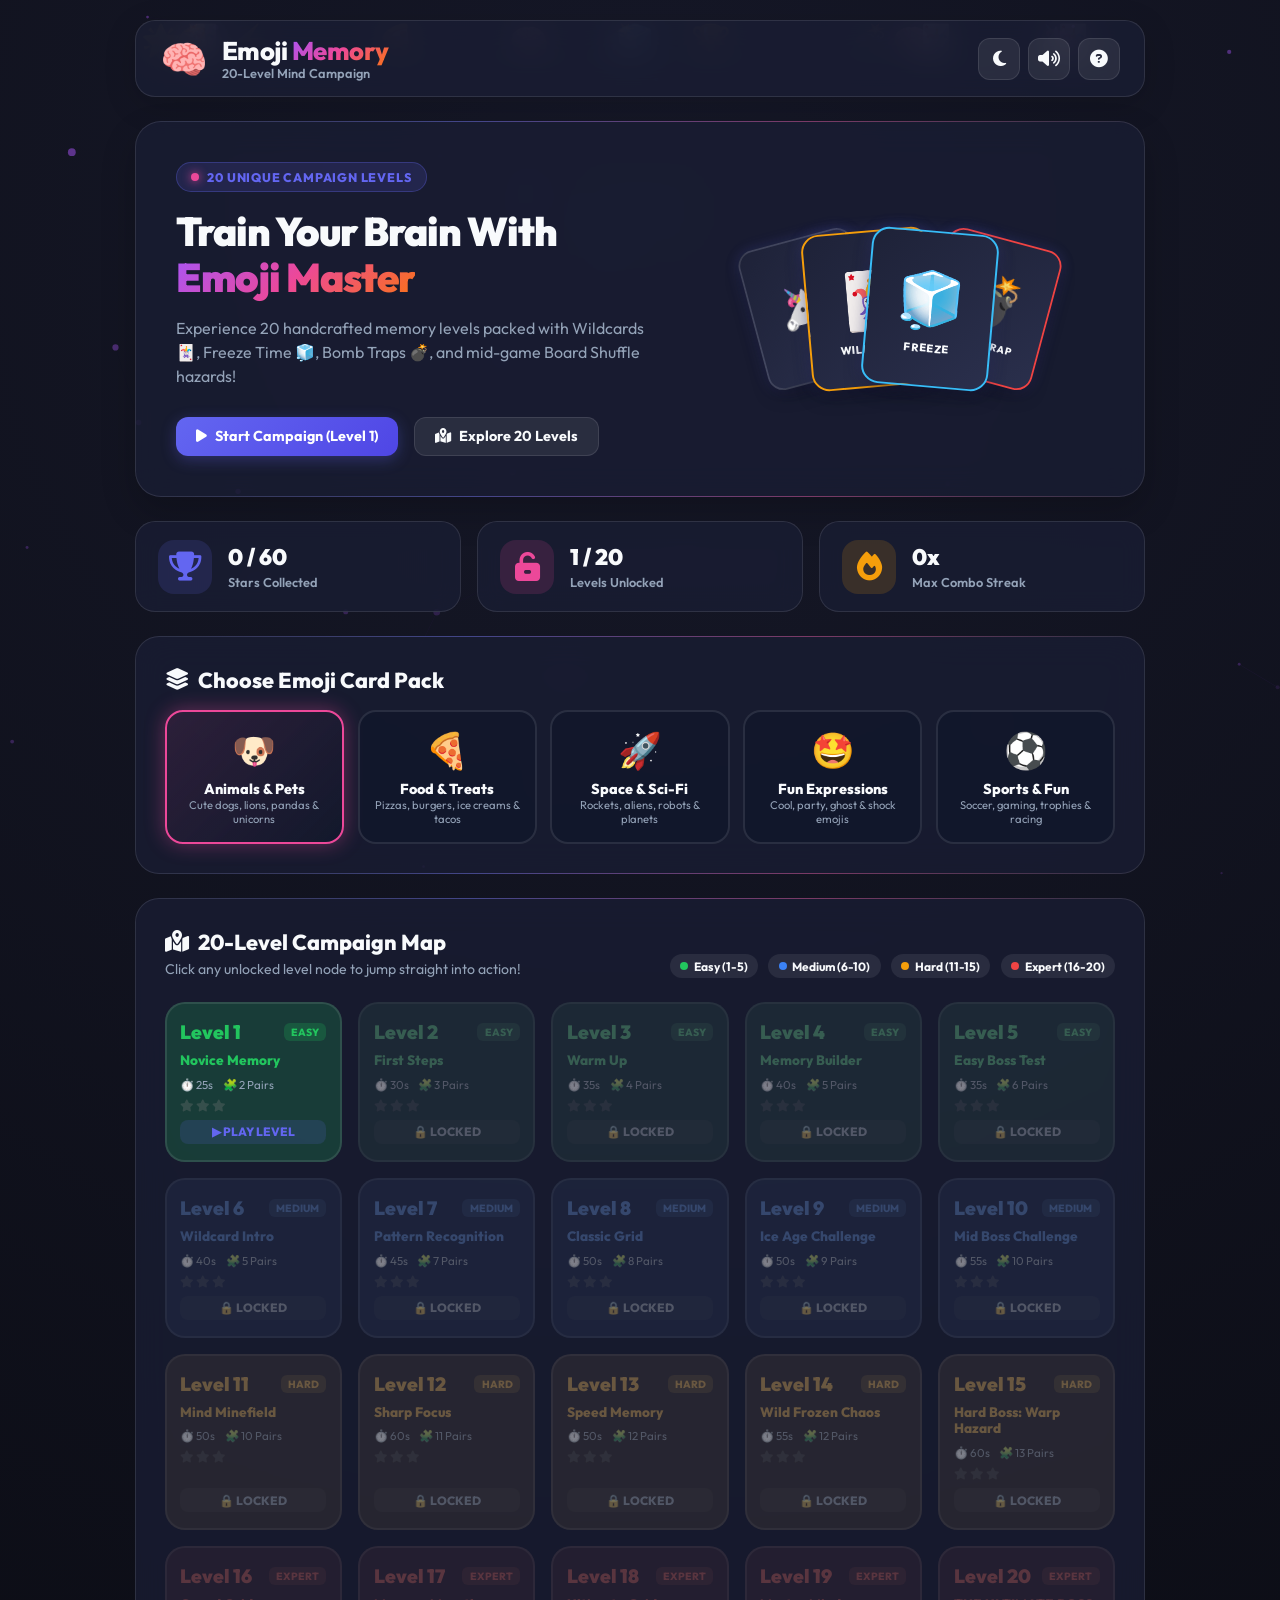
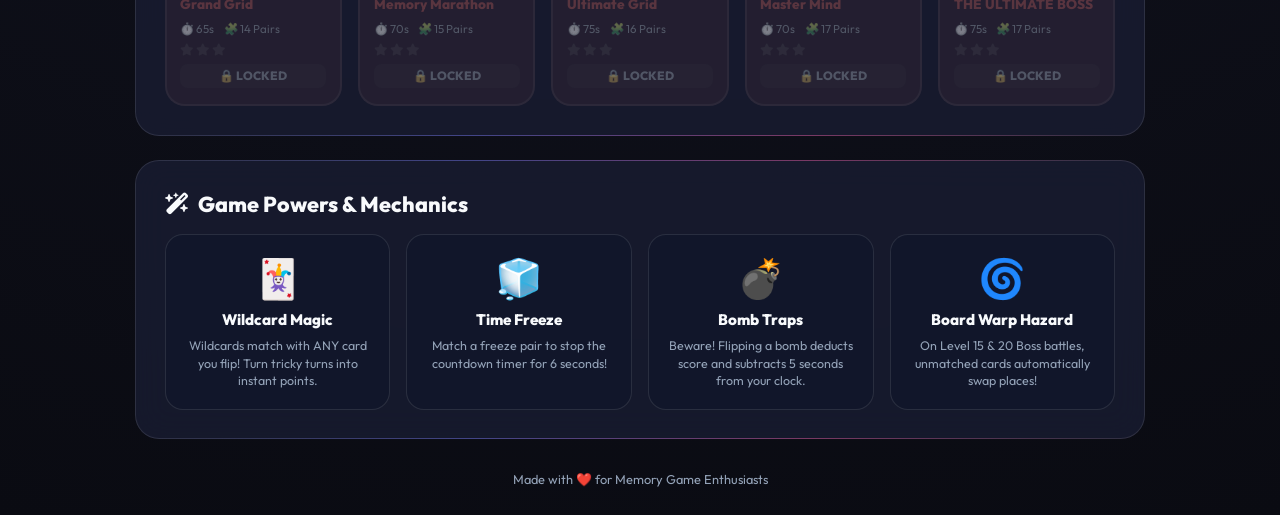
<file: EmojiMemoryMasterGame/index.html>
<!DOCTYPE html>
<html lang="en">
<head>
  <meta charset="UTF-8" />
  <meta name="viewport" content="width=device-width, initial-scale=1.0" />
  <title>Emoji Memory Master - 20 Level Campaign</title>
  <!-- Google Fonts -->
  <link rel="preconnect" href="https://fonts.googleapis.com" />
  <link rel="preconnect" href="https://fonts.gstatic.com" crossorigin />
  <link href="https://fonts.googleapis.com/css2?family=Outfit:wght@300;400;500;600;700;800;900&display=swap" rel="stylesheet" />
  <!-- Font Awesome Icons -->
  <link rel="stylesheet" href="https://cdnjs.cloudflare.com/ajax/libs/font-awesome/6.4.0/css/all.min.css" />
  <!-- Game Stylesheet -->
  <link rel="stylesheet" href="style.css" />
</head>
<body class="dark-mode">
  <!-- Interactive Particle Background Canvas -->
  <canvas id="bg-canvas"></canvas>

  <div class="app-wrapper">
  <!-- ===================================================================
         VIEW 1: LANDING / HOME VIEW (ULTRA ANIMATED)
         =================================================================== -->
    <div id="home-view" class="view active">
      <!-- Floating Background Emoji Orbs -->
      <div class="floating-orbs-container" id="orbs-container"></div>

      <!-- Top Navigation Header -->
      <header class="home-header">
        <div class="logo-container">
          <span class="logo-emoji">🧠</span>
          <div>
            <h1 class="logo-title">Emoji <span class="gradient-text rainbow-text">Memory</span></h1>
            <p class="logo-subtitle">20-Level Mind Campaign</p>
          </div>
        </div>

        <div class="header-controls">
          <button id="home-dark-light-toggle" class="btn-icon" title="Toggle Light / Dark Mode">
            <i class="fa-solid fa-moon"></i>
          </button>
          <button id="home-sound-btn" class="btn-icon" title="Toggle Sound">
            <i class="fa-solid fa-volume-high"></i>
          </button>
          <button id="home-help-btn" class="btn-icon" title="How to Play">
            <i class="fa-solid fa-circle-question"></i>
          </button>
        </div>
      </header>

      <!-- Hero Section with Glowing Border Sweep -->
      <section class="hero-section glow-border-card">
        <div class="hero-content">
          <div class="hero-badge">
            <span class="pulse-dot"></span> 20 UNIQUE CAMPAIGN LEVELS
          </div>
          <h1 class="hero-headline">Train Your Brain With <span class="gradient-text rainbow-text">Emoji Master</span></h1>
          <p class="hero-description">
            Experience 20 handcrafted memory levels packed with Wildcards 🃏, Freeze Time 🧊, Bomb Traps 💣, and mid-game Board Shuffle hazards!
          </p>

          <div class="hero-ctas">
            <button id="start-campaign-btn" class="btn btn-primary btn-hero btn-pulse">
              <i class="fa-solid fa-play"></i> Start Campaign (Level 1)
            </button>
            <button id="scroll-levels-btn" class="btn btn-secondary btn-hero">
              <i class="fa-solid fa-map-location-dot"></i> Explore 20 Levels
            </button>
          </div>
        </div>

        <!-- 3D Interactive Card Showcase Reel -->
        <div class="hero-showcase" id="hero-tilt-card">
          <div class="showcase-card showcase-card-1">
            <div class="sc-face">🦄</div>
          </div>
          <div class="showcase-card showcase-card-2">
            <div class="sc-face">🃏</div>
            <span class="sc-label">WILDCARD</span>
          </div>
          <div class="showcase-card showcase-card-3">
            <div class="sc-face">🧊</div>
            <span class="sc-label">FREEZE</span>
          </div>
          <div class="showcase-card showcase-card-4">
            <div class="sc-face">💣</div>
            <span class="sc-label">BOMB TRAP</span>
          </div>
        </div>
      </section>

      <!-- Stats Quick Overview -->
      <section class="home-stats-banner">
        <div class="h-stat-item animated-card">
          <i class="fa-solid fa-trophy h-stat-icon"></i>
          <div>
            <span id="home-total-stars" class="h-stat-val">0 / 60</span>
            <span class="h-stat-lbl">Stars Collected</span>
          </div>
        </div>
        <div class="h-stat-item animated-card">
          <i class="fa-solid fa-unlock-keyhole h-stat-icon"></i>
          <div>
            <span id="home-unlocked-count" class="h-stat-val">1 / 20</span>
            <span class="h-stat-lbl">Levels Unlocked</span>
          </div>
        </div>
        <div class="h-stat-item animated-card">
          <i class="fa-solid fa-fire h-stat-icon"></i>
          <div>
            <span id="home-best-streak" class="h-stat-val">0x</span>
            <span class="h-stat-lbl">Max Combo Streak</span>
          </div>
        </div>
      </section>

      <!-- Level Pack / Theme Selector -->
      <section class="pack-selector-section glow-border-card">
        <h2 class="section-title"><i class="fa-solid fa-layer-group"></i> Choose Emoji Card Pack</h2>
        <div class="pack-grid">
          <div class="pack-card active" data-pack="animals">
            <span class="pack-emoji">🐶</span>
            <div class="pack-info">
              <h3>Animals & Pets</h3>
              <p>Cute dogs, lions, pandas & unicorns</p>
            </div>
          </div>
          <div class="pack-card" data-pack="food">
            <span class="pack-emoji">🍕</span>
            <div class="pack-info">
              <h3>Food & Treats</h3>
              <p>Pizzas, burgers, ice creams & tacos</p>
            </div>
          </div>
          <div class="pack-card" data-pack="scifi">
            <span class="pack-emoji">🚀</span>
            <div class="pack-info">
              <h3>Space & Sci-Fi</h3>
              <p>Rockets, aliens, robots & planets</p>
            </div>
          </div>
          <div class="pack-card" data-pack="emotions">
            <span class="pack-emoji">🤩</span>
            <div class="pack-info">
              <h3>Fun Expressions</h3>
              <p>Cool, party, ghost & shock emojis</p>
            </div>
          </div>
          <div class="pack-card" data-pack="sports">
            <span class="pack-emoji">⚽</span>
            <div class="pack-info">
              <h3>Sports & Fun</h3>
              <p>Soccer, gaming, trophies & racing</p>
            </div>
          </div>
        </div>
      </section>

      <!-- 20 Level Campaign Map Section -->
      <section id="campaign-map-section" class="campaign-map-section glow-border-card">
        <div class="section-header-row">
          <div>
            <h2 class="section-title"><i class="fa-solid fa-map-location-dot"></i> 20-Level Campaign Map</h2>
            <p class="section-subtitle">Click any unlocked level node to jump straight into action!</p>
          </div>
          <div class="tier-legend-inline">
            <span class="legend-chip easy"><span class="chip-dot"></span> Easy (1-5)</span>
            <span class="legend-chip medium"><span class="chip-dot"></span> Medium (6-10)</span>
            <span class="legend-chip hard"><span class="chip-dot"></span> Hard (11-15)</span>
            <span class="legend-chip expert"><span class="chip-dot"></span> Expert (16-20)</span>
          </div>
        </div>

        <!-- 20 Interactive Level Cards Container -->
        <div id="home-level-nodes-grid" class="home-level-grid"></div>
      </section>

      <!-- Features Showcase Section -->
      <section class="features-section glow-border-card">
        <h2 class="section-title"><i class="fa-solid fa-wand-magic-sparkles"></i> Game Powers & Mechanics</h2>
        <div class="features-grid">
          <div class="feature-card">
            <span class="feature-icon">🃏</span>
            <h3>Wildcard Magic</h3>
            <p>Wildcards match with ANY card you flip! Turn tricky turns into instant points.</p>
          </div>
          <div class="feature-card">
            <span class="feature-icon">🧊</span>
            <h3>Time Freeze</h3>
            <p>Match a freeze pair to stop the countdown timer for 6 seconds!</p>
          </div>
          <div class="feature-card">
            <span class="feature-icon">💣</span>
            <h3>Bomb Traps</h3>
            <p>Beware! Flipping a bomb deducts score and subtracts 5 seconds from your clock.</p>
          </div>
          <div class="feature-card">
            <span class="feature-icon">🌀</span>
            <h3>Board Warp Hazard</h3>
            <p>On Level 15 & 20 Boss battles, unmatched cards automatically swap places!</p>
          </div>
        </div>
      </section>

      <!-- Home Footer -->
      <footer class="game-footer">
        <p>Made with ❤️ for Memory Game Enthusiasts</p>
      </footer>
    </div>


    <!-- ===================================================================
         VIEW 2: GAMEPLAY ARENA VIEW
         =================================================================== -->
    <div id="game-view" class="view">
      <!-- Game Top Header Navigation -->
      <header class="main-header">
        <button id="back-to-home-btn" class="btn btn-secondary btn-sm" title="Return to Home Landing">
          <i class="fa-solid fa-house"></i> Home
        </button>

        <div class="logo-container">
          <span class="logo-emoji">🧠</span>
          <div>
            <h1 class="logo-title">Emoji <span class="gradient-text">Memory</span></h1>
            <p class="logo-subtitle">Level Arena</p>
          </div>
        </div>

        <div class="header-controls">
          <button id="game-dark-light-toggle" class="btn-icon" title="Toggle Light / Dark Mode">
            <i class="fa-solid fa-moon"></i>
          </button>
          <button id="game-sound-btn" class="btn-icon" title="Toggle Sound">
            <i class="fa-solid fa-volume-high"></i>
          </button>
          <button id="game-help-btn" class="btn-icon" title="How to Play">
            <i class="fa-solid fa-circle-question"></i>
          </button>
        </div>
      </header>

      <!-- Campaign Progress Bar -->
      <section class="campaign-bar">
        <div class="level-badge">
          <span class="level-label">LEVEL</span>
          <span id="current-level-num" class="level-number">1</span>
          <span id="level-tier-badge" class="tier-tag tier-easy">EASY</span>
        </div>

        <div class="progress-container">
          <div class="progress-info">
            <span id="level-title-text">Level 1: Novice Memory</span>
            <span id="campaign-progress-text">1 / 20 Completed</span>
          </div>
          <div class="progress-bar-bg">
            <div id="campaign-progress-fill" class="progress-bar-fill" style="width: 5%;"></div>
          </div>
        </div>

        <button id="game-map-btn" class="btn btn-secondary btn-sm">
          <i class="fa-solid fa-map-location-dot"></i> Map
        </button>
      </section>

      <!-- Top Dashboard / Stats Bar -->
      <section class="dashboard">
        <div class="stat-card">
          <div class="stat-icon"><i class="fa-solid fa-stopwatch"></i></div>
          <div class="stat-info">
            <span class="stat-label">Time</span>
            <span id="stat-time" class="stat-value">00:00</span>
          </div>
        </div>

        <div class="stat-card">
          <div class="stat-icon"><i class="fa-solid fa-arrows-rotate"></i></div>
          <div class="stat-info">
            <span class="stat-label">Moves</span>
            <span id="stat-moves" class="stat-value">0</span>
          </div>
        </div>

        <div class="stat-card">
          <div class="stat-icon"><i class="fa-solid fa-star"></i></div>
          <div class="stat-info">
            <span class="stat-label">Score</span>
            <span id="stat-score" class="stat-value">0</span>
          </div>
        </div>

        <div class="stat-card">
          <div class="stat-icon"><i class="fa-solid fa-trophy"></i></div>
          <div class="stat-info">
            <span class="stat-label">Total Stars</span>
            <span id="stat-total-stars" class="stat-value">0 / 60</span>
          </div>
        </div>
      </section>

      <!-- Controls Bar & Power-Ups -->
      <section class="controls-bar">
        <div class="control-group">
          <label for="game-category-select"><i class="fa-solid fa-layer-group"></i> Card Pack</label>
          <select id="game-category-select" class="custom-select">
            <option value="animals">🐶 Animals</option>
            <option value="food">🍕 Food & Treats</option>
            <option value="scifi">🚀 Space & Sci-Fi</option>
            <option value="emotions">🤩 Expressions</option>
            <option value="sports">⚽ Sports & Fun</option>
          </select>
        </div>

        <div class="powerups-group">
          <button id="powerup-peek" class="btn-powerup" title="Peek all cards for 1.5 seconds">
            <span class="powerup-icon">👁️</span> Peek
            <span id="peek-count" class="badge">1</span>
          </button>
          <button id="powerup-hint" class="btn-powerup" title="Highlight a matching pair">
            <span class="powerup-icon">💡</span> Hint
            <span id="hint-count" class="badge">1</span>
          </button>
          <div id="combo-badge" class="combo-badge hidden">
            🔥 <span id="combo-text">2x Combo!</span>
          </div>
          <div id="freeze-indicator" class="freeze-badge hidden">
            🧊 <span id="freeze-text">FROZEN TIME!</span>
          </div>
        </div>

        <div class="button-group">
          <button id="restart-btn" class="btn btn-primary">
            <i class="fa-solid fa-rotate-right"></i> Retry Level
          </button>
        </div>
      </section>

      <!-- Game Grid Area -->
      <main class="game-area">
        <div id="card-grid" class="card-grid"></div>
      </main>

      <!-- Footer -->
      <footer class="game-footer">
        <p>Made with ❤️ for Memory Game Enthusiasts • Antigravity AI Engine</p>
      </footer>
    </div>

  </div> <!-- End App Wrapper -->

  <!-- ===================================================================
       MODAL DIALOGS
       =================================================================== -->
  
  <!-- LEVEL SELECT MAP MODAL -->
  <div id="level-map-modal" class="modal">
    <div class="modal-content level-map-card">
      <div class="modal-header">
        <h2><i class="fa-solid fa-map-location-dot"></i> Select Level (1 - 20)</h2>
        <button id="close-map-btn" class="btn-icon-close">&times;</button>
      </div>
      <div class="modal-body">
        <div class="tier-legend">
          <span class="legend-item"><span class="dot dot-easy"></span> Easy (1-5)</span>
          <span class="legend-item"><span class="dot dot-medium"></span> Medium (6-10)</span>
          <span class="legend-item"><span class="dot dot-hard"></span> Hard (11-15)</span>
          <span class="legend-item"><span class="dot dot-expert"></span> Expert (16-20)</span>
        </div>
        <div id="modal-level-nodes-grid" class="level-nodes-grid"></div>
      </div>
    </div>
  </div>

  <!-- VICTORY MODAL WITH HOME BUTTON -->
  <div id="victory-modal" class="modal">
    <div class="modal-content victory-card glow-border-card">
      <div class="victory-header">
        <div class="trophy-bounce">🏆</div>
        <h2 id="victory-title">Level Cleared!</h2>
        <p id="victory-subtext" class="victory-subtext">Awesome memory performance!</p>
      </div>

      <div class="star-rating" id="modal-stars">
        <i class="fa-solid fa-star star-active"></i>
        <i class="fa-solid fa-star star-active"></i>
        <i class="fa-solid fa-star star-active"></i>
      </div>

      <div class="victory-stats">
        <div class="v-stat">
          <span class="v-label">Score</span>
          <span id="modal-score" class="v-val highlight">1,250</span>
        </div>
        <div class="v-stat">
          <span class="v-label">Time</span>
          <span id="modal-time" class="v-val">00:45</span>
        </div>
        <div class="v-stat">
          <span class="v-label">Moves</span>
          <span id="modal-moves" class="v-val">12</span>
        </div>
        <div class="v-stat">
          <span class="v-label">Max Combo</span>
          <span id="modal-combo" class="v-val">3x</span>
        </div>
      </div>

      <!-- Actions including Go To Home Button -->
      <div class="modal-actions">
        <button id="next-level-btn" class="btn btn-primary btn-large">
          <i class="fa-solid fa-forward"></i> Next Level
        </button>
        <button id="replay-level-btn" class="btn btn-secondary">
          <i class="fa-solid fa-rotate-right"></i> Retry
        </button>
        <button id="home-from-victory-btn" class="btn btn-secondary">
          <i class="fa-solid fa-house"></i> Home
        </button>
      </div>
    </div>
  </div>

  <!-- GAME OVER MODAL WITH HOME BUTTON -->
  <div id="gameover-modal" class="modal">
    <div class="modal-content gameover-card glow-border-card">
      <div class="gameover-header">
        <div class="skull-bounce">⏰</div>
        <h2>Time's Up!</h2>
        <p class="gameover-subtext">Don't give up! Try again to conquer this level.</p>
      </div>

      <!-- Actions including Go To Home Button -->
      <div class="modal-actions">
        <button id="try-again-btn" class="btn btn-primary btn-large">
          <i class="fa-solid fa-rotate-right"></i> Retry Level
        </button>
        <button id="home-from-gameover-btn" class="btn btn-secondary">
          <i class="fa-solid fa-house"></i> Go to Home
        </button>
      </div>
    </div>
  </div>

  <!-- HOW TO PLAY MODAL -->
  <div id="help-modal" class="modal">
    <div class="modal-content help-card">
      <div class="modal-header">
        <h2><i class="fa-solid fa-circle-question"></i> How To Play & Powers</h2>
        <button id="close-help-btn" class="btn-icon-close">&times;</button>
      </div>
      <div class="modal-body">
        <ul class="help-list">
          <li>
            <span class="help-icon">🎯</span>
            <div>
              <strong>20 Progression Levels:</strong> Conquer levels from Easy (1-5), Medium (6-10), Hard (11-15), up to Level 20 Boss!
            </div>
          </li>
          <li>
            <span class="help-icon">🃏</span>
            <div>
              <strong>Wildcard Card (🃏):</strong> Wildcards match with ANY card you flip alongside it!
            </div>
          </li>
          <li>
            <span class="help-icon">💣</span>
            <div>
              <strong>Trap Bomb Card (💣):</strong> Avoid bombs! Flipping a bomb costs -100 points and -5 seconds.
            </div>
          </li>
          <li>
            <span class="help-icon">🧊</span>
            <div>
              <strong>Freeze Time Card (🧊):</strong> Matching a freeze pair pauses the countdown timer for 6 seconds!
            </div>
          </li>
          <li>
            <span class="help-icon">🌀</span>
            <div>
              <strong>Board Warp Hazard:</strong> On Boss levels (15 & 20), unmatched cards swap places every 15 seconds!
            </div>
          </li>
        </ul>
      </div>
      <div class="modal-footer">
        <button id="got-it-btn" class="btn btn-primary">Got it, Let's Play!</button>
      </div>
    </div>
  </div>

  <!-- Confetti Canvas -->
  <canvas id="confetti-canvas"></canvas>

  <!-- Main Game Script -->
  <script src="script.js"></script>
</body>
</html>
</file>
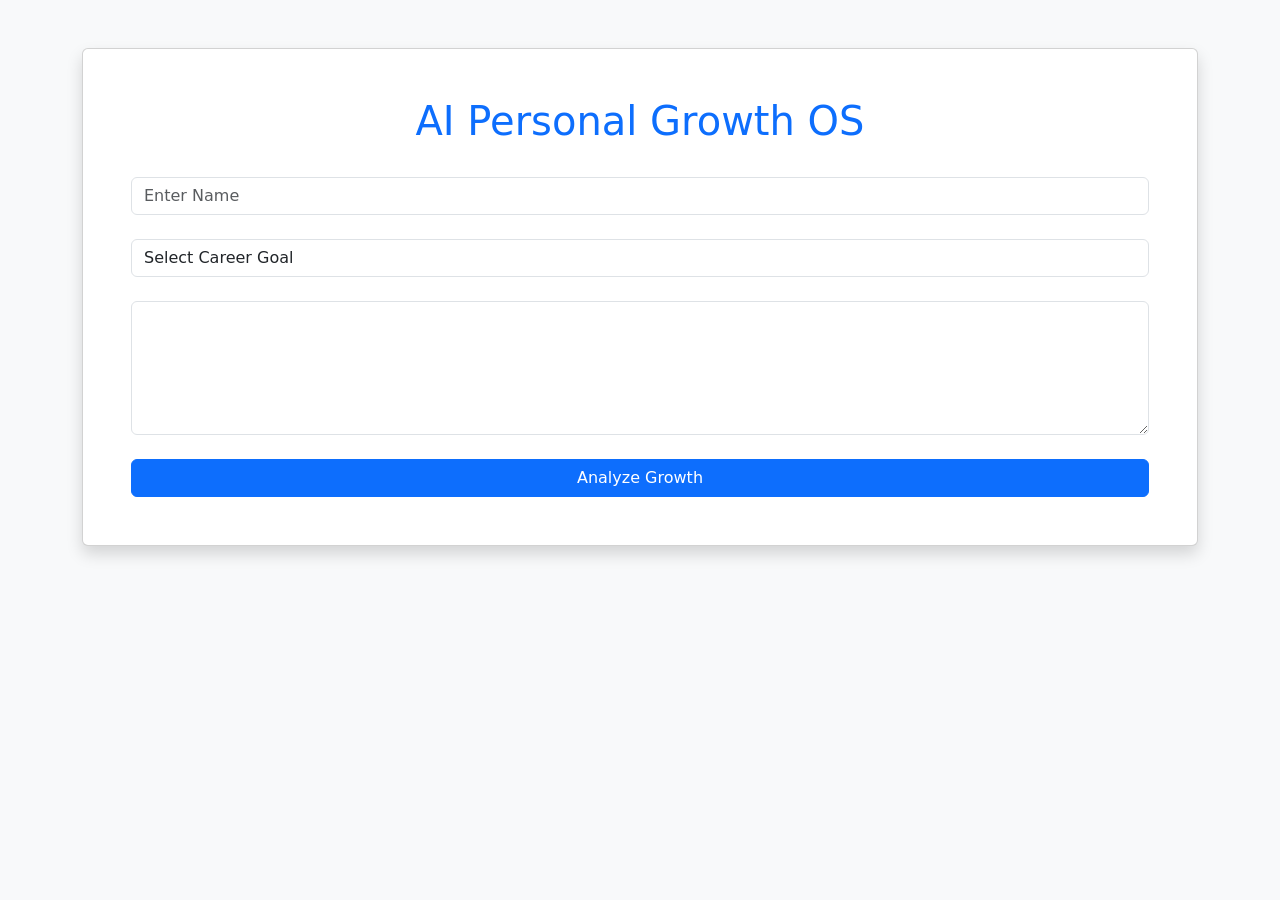
<file: 1_AI Personal Growth OS/templates/index.html>
<!DOCTYPE html>
<html>
<head>
    <title>AI Growth OS</title>

    <link href="https://cdn.jsdelivr.net/npm/bootstrap@5.3.0/dist/css/bootstrap.min.css" rel="stylesheet">
</head>
<body class="bg-light">

<div class="container mt-5">

    <div class="card p-5 shadow">

        <h1 class="text-center text-primary">
            AI Personal Growth OS
        </h1>

        <form action="/dashboard" method="POST">

            <input
                type="text"
                name="name"
                class="form-control mt-4"
                placeholder="Enter Name"
                required>

            <select
                name="goal"
                class="form-control mt-4"
                required>

                <option value="">
                    Select Career Goal
                </option>

                <option value="full stack developer">
                    Full Stack Developer
                </option>

                <option value="python developer">
                    Python Developer
                </option>

                <option value="data analyst">
                    Data Analyst
                </option>

            </select>

            <textarea
                name="skills"
                class="form-control mt-4"
                rows="5"
                placeholder="Enter your skills..."
                required>
            </textarea>

            <button class="btn btn-primary mt-4 w-100">
                Analyze Growth
            </button>

        </form>

    </div>

</div>

</body>
</html>
</file>
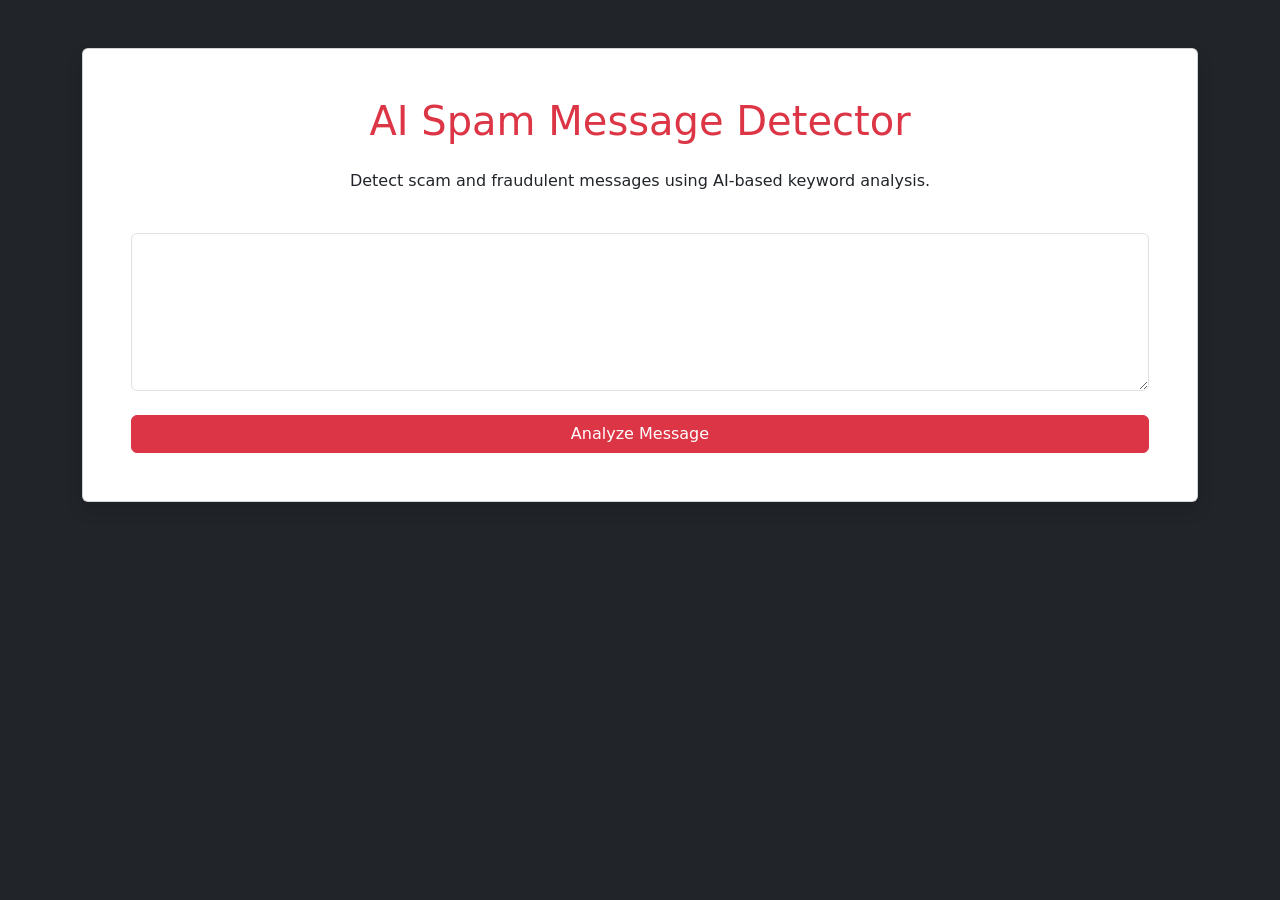
<file: 2_AI Scam Message Detector/templates/index.html>
<!DOCTYPE html>
<html>
<head>
    <title>AI Spam Detector</title>
    <link href="https://cdn.jsdelivr.net/npm/bootstrap@5.3.0/dist/css/bootstrap.min.css" rel="stylesheet">
</head>
<body class="bg-dark">
    <div class="container mt-5">
        <div class="card p-5 shadow">
            <h1 class="text-center text-danger">
                AI Spam Message Detector
            </h1>
            <p class="text-center mt-3">
                Detect scam and fraudulent messages using AI-based keyword analysis.
            </p>
            <form action="/check" method="POST">
                <textarea
                    name="message"
                    class="form-control mt-4"
                    rows="6"
                    placeholder="Paste your message here..."
                    required>
                </textarea>
                <button class="btn btn-danger mt-4 w-100">
                    Analyze Message
                </button>
            </form>
        </div>
    </div>
</body>

</html>
</file>
<file: EmojiMemoryMasterGame/style.css>
/* ==========================================================================
   Emoji Memory Master - Home Landing & 20 Level Campaign Stylesheet
   ========================================================================== */
/* --- CSS Variables & Light / Dark Themes --- */
:root {
  --font-family: 'Outfit', -apple-system, BlinkMacSystemFont, 'Segoe UI', Roboto, sans-serif;
  --transition-speed: 0.35s;
}

/* Dark Theme (Default) */
body.dark-mode {
  --bg-gradient: radial-gradient(circle at 50% 10%, #161828 0%, #0a0b12 100%);
  --panel-bg: rgba(26, 30, 52, 0.75);
  --panel-border: rgba(255, 255, 255, 0.1);
  --card-bg-front: linear-gradient(135deg, #1e2238 0%, #2a2f4c 100%);
  --card-bg-back: linear-gradient(135deg, #6366f1 0%, #a855f7 100%);
  --card-border: rgba(255, 255, 255, 0.12);
  --card-shadow: 0 8px 20px -5px rgba(0, 0, 0, 0.5), 0 0 15px rgba(99, 102, 241, 0.2);
  --card-hover-shadow: 0 12px 28px rgba(168, 85, 247, 0.4);
  --card-matched-shadow: 0 0 25px rgba(34, 197, 94, 0.6);
  
  --primary-color: #6366f1;
  --primary-hover: #4f46e5;
  --secondary-color: #3b82f6;
  --accent-color: #ec4899;
  --success-color: #22c55e;
  --warning-color: #f59e0b;
  --danger-color: #ef4444;
  --freeze-color: #38bdf8;
  
  --text-main: #f8fafc;
  --text-muted: #94a3b8;
  --modal-bg: rgba(22, 26, 46, 0.96);
  --input-bg: rgba(15, 23, 42, 0.6);
  --chip-bg: rgba(255, 255, 255, 0.08);
}

/* Light Theme */
body.light-mode {
  --bg-gradient: linear-gradient(135deg, #e0e7ff 0%, #f1f5f9 50%, #fae8ff 100%);
  --panel-bg: rgba(255, 255, 255, 0.85);
  --panel-border: rgba(99, 102, 241, 0.15);
  --card-bg-front: linear-gradient(135deg, #ffffff 0%, #f8fafc 100%);
  --card-bg-back: linear-gradient(135deg, #4f46e5 0%, #9333ea 100%);
  --card-border: rgba(99, 102, 241, 0.2);
  --card-shadow: 0 8px 20px -5px rgba(99, 102, 241, 0.15), 0 4px 10px rgba(0, 0, 0, 0.05);
  --card-hover-shadow: 0 12px 25px rgba(99, 102, 241, 0.3);
  --card-matched-shadow: 0 0 20px rgba(34, 197, 94, 0.5);

  --primary-color: #4f46e5;
  --primary-hover: #4338ca;
  --secondary-color: #2563eb;
  --accent-color: #d946ef;
  --success-color: #16a34a;
  --warning-color: #d97706;
  --danger-color: #dc2626;
  --freeze-color: #0284c7;

  --text-main: #0f172a;
  --text-muted: #64748b;
  --modal-bg: rgba(255, 255, 255, 0.97);
  --input-bg: rgba(241, 245, 249, 0.9);
  --chip-bg: rgba(0, 0, 0, 0.05);
}

/* --- Global Reset & Canvas --- */
* {
  box-sizing: border-box;
  margin: 0;
  padding: 0;
  user-select: none;
}

body {
  font-family: var(--font-family);
  background: var(--bg-gradient);
  color: var(--text-main);
  min-height: 100vh;
  display: flex;
  justify-content: center;
  align-items: center;
  overflow-x: hidden;
  position: relative;
  transition: background var(--transition-speed), color var(--transition-speed);
}

#bg-canvas, #confetti-canvas {
  position: fixed;
  top: 0;
  left: 0;
  width: 100%;
  height: 100%;
  pointer-events: none;
}
#bg-canvas { z-index: 0; }
#confetti-canvas { z-index: 1000; }

.app-wrapper {
  width: 100%;
  max-width: 1050px;
  padding: 1.25rem;
  z-index: 1;
}

/* Floating Emoji Orbs Background */
.floating-orbs-container {
  position: absolute;
  inset: 0;
  pointer-events: none;
  overflow: hidden;
  z-index: 0;
}

.orb {
  position: absolute;
  font-size: 2rem;
  opacity: 0.15;
  animation: floatOrb 12s linear infinite;
  filter: blur(0.5px);
}

@keyframes floatOrb {
  0% { transform: translateY(100vh) rotate(0deg) scale(0.8); opacity: 0; }
  20% { opacity: 0.25; }
  80% { opacity: 0.25; }
  100% { transform: translateY(-20vh) rotate(360deg) scale(1.2); opacity: 0; }
}

/* Glow Border Card Sweep */
.glow-border-card {
  position: relative;
}

.glow-border-card::after {
  content: '';
  position: absolute;
  inset: -1px;
  border-radius: inherit;
  padding: 1px;
  background: linear-gradient(90deg, transparent, var(--primary-color), var(--accent-color), transparent);
  -webkit-mask: linear-gradient(#fff 0 0) content-box, linear-gradient(#fff 0 0);
  -webkit-mask-composite: xor;
  mask-composite: exclude;
  opacity: 0.4;
  pointer-events: none;
  animation: borderShine 4s linear infinite;
}

@keyframes borderShine {
  0% { background-position: 0% 50%; }
  100% { background-position: 200% 50%; }
}

/* Rainbow Text Animation */
.rainbow-text {
  background: linear-gradient(90deg, #a855f7, #ec4899, #f97316, #3b82f6, #a855f7);
  background-size: 200% auto;
  -webkit-background-clip: text;
  -webkit-text-fill-color: transparent;
  animation: rainbowShimmer 4s linear infinite;
}

@keyframes rainbowShimmer {
  to { background-position: 200% center; }
}

/* --- SPA View Switching Transitions --- */
.view {
  display: none;
  opacity: 0;
  transform: scale(0.98);
  transition: opacity 0.4s ease, transform 0.4s cubic-bezier(0.16, 1, 0.3, 1);
  flex-direction: column;
  gap: 1.5rem;
  width: 100%;
}

.view.active {
  display: flex;
  opacity: 1;
  transform: scale(1);
}

/* ==========================================================================
   LANDING / HOME VIEW STYLES
   ========================================================================== */

/* Header */
.home-header, .main-header {
  display: flex;
  justify-content: space-between;
  align-items: center;
  background: var(--panel-bg);
  backdrop-filter: blur(16px);
  -webkit-backdrop-filter: blur(16px);
  border: 1px solid var(--panel-border);
  padding: 0.85rem 1.5rem;
  border-radius: 20px;
  box-shadow: 0 8px 32px rgba(0, 0, 0, 0.15);
}

.logo-container {
  display: flex;
  align-items: center;
  gap: 0.85rem;
}

.logo-emoji {
  font-size: 2.4rem;
  animation: float 3.5s infinite ease-in-out;
}

.logo-title {
  font-size: 1.6rem;
  font-weight: 800;
  line-height: 1.1;
  letter-spacing: -0.5px;
}

.gradient-text {
  background: linear-gradient(135deg, #a855f7, #ec4899, #f97316);
  -webkit-background-clip: text;
  -webkit-text-fill-color: transparent;
}

.logo-subtitle {
  font-size: 0.8rem;
  color: var(--text-muted);
  font-weight: 600;
}

.header-controls {
  display: flex;
  gap: 0.5rem;
}

.btn-icon {
  background: var(--chip-bg);
  border: 1px solid var(--panel-border);
  color: var(--text-main);
  width: 42px;
  height: 42px;
  border-radius: 12px;
  cursor: pointer;
  display: flex;
  align-items: center;
  justify-content: center;
  font-size: 1.1rem;
  transition: all 0.25s ease;
}

.btn-icon:hover {
  background: rgba(99, 102, 241, 0.2);
  transform: translateY(-2px);
  color: var(--primary-color);
}

/* Hero Section */
.hero-section {
  display: grid;
  grid-template-columns: 1.2fr 1fr;
  gap: 2rem;
  align-items: center;
  background: var(--panel-bg);
  backdrop-filter: blur(16px);
  -webkit-backdrop-filter: blur(16px);
  border: 1px solid var(--panel-border);
  padding: 2.5rem;
  border-radius: 26px;
  box-shadow: 0 15px 35px rgba(0, 0, 0, 0.2);
}

.hero-badge {
  display: inline-flex;
  align-items: center;
  gap: 0.5rem;
  background: rgba(99, 102, 241, 0.15);
  border: 1px solid rgba(99, 102, 241, 0.3);
  color: var(--primary-color);
  padding: 0.4rem 0.9rem;
  border-radius: 20px;
  font-size: 0.78rem;
  font-weight: 800;
  letter-spacing: 0.8px;
  margin-bottom: 1rem;
}

.pulse-dot {
  width: 8px;
  height: 8px;
  border-radius: 50%;
  background: var(--accent-color);
  box-shadow: 0 0 10px var(--accent-color);
  animation: pulse 1.2s infinite alternate;
}

.hero-headline {
  font-size: 2.5rem;
  font-weight: 900;
  line-height: 1.15;
  letter-spacing: -1px;
  margin-bottom: 1rem;
}

.hero-description {
  font-size: 1rem;
  color: var(--text-muted);
  line-height: 1.5;
  margin-bottom: 1.8rem;
}

.hero-ctas {
  display: flex;
  gap: 1rem;
  flex-wrap: wrap;
}

.btn-hero {
  padding: 0.95rem 2rem;
  font-size: 1.05rem;
  border-radius: 16px;
}

.btn-pulse {
  animation: pulseShadow 2s infinite ease-in-out;
}

/* Hero 3D Card Showcase Reel */
.hero-showcase {
  position: relative;
  height: 260px;
  display: flex;
  justify-content: center;
  align-items: center;
  perspective: 1200px;
}

.showcase-card {
  position: absolute;
  width: 130px;
  height: 160px;
  border-radius: 18px;
  background: var(--card-bg-front);
  border: 2px solid var(--card-border);
  box-shadow: var(--card-shadow);
  display: flex;
  flex-direction: column;
  align-items: center;
  justify-content: center;
  gap: 0.5rem;
  transition: all 0.5s cubic-bezier(0.175, 0.885, 0.32, 1.275);
}

.sc-face { font-size: 3.5rem; }
.sc-label { font-size: 0.7rem; font-weight: 800; letter-spacing: 0.8px; }

.showcase-card-1 { transform: translateX(-90px) rotate(-15deg) scale(0.9); z-index: 1; }
.showcase-card-2 { transform: translateX(-30px) rotate(-5deg) scale(0.98); z-index: 2; border-color: #f59e0b; }
.showcase-card-3 { transform: translateX(30px) rotate(5deg) scale(0.98); z-index: 3; border-color: #38bdf8; }
.showcase-card-4 { transform: translateX(90px) rotate(15deg) scale(0.9); z-index: 1; border-color: #ef4444; }

.hero-showcase:hover .showcase-card-1 { transform: translateX(-120px) rotate(-22deg) scale(0.95); }
.hero-showcase:hover .showcase-card-2 { transform: translateX(-40px) rotate(-8deg) scale(1.05); }
.hero-showcase:hover .showcase-card-3 { transform: translateX(40px) rotate(8deg) scale(1.05); }
.hero-showcase:hover .showcase-card-4 { transform: translateX(120px) rotate(22deg) scale(0.95); }

/* Home Stats Banner */
.home-stats-banner {
  display: grid;
  grid-template-columns: repeat(3, 1fr);
  gap: 1rem;
}

.h-stat-item {
  background: var(--panel-bg);
  backdrop-filter: blur(12px);
  -webkit-backdrop-filter: blur(12px);
  border: 1px solid var(--panel-border);
  padding: 1.1rem 1.4rem;
  border-radius: 20px;
  display: flex;
  align-items: center;
  gap: 1rem;
  transition: transform 0.3s ease;
}

.h-stat-item:hover { transform: translateY(-4px); }

.h-stat-icon {
  font-size: 1.8rem;
  color: var(--primary-color);
  background: rgba(99, 102, 241, 0.15);
  width: 54px;
  height: 54px;
  border-radius: 16px;
  display: flex;
  align-items: center;
  justify-content: center;
}

.h-stat-item:nth-child(2) .h-stat-icon { color: var(--accent-color); background: rgba(236, 72, 153, 0.15); }
.h-stat-item:nth-child(3) .h-stat-icon { color: var(--warning-color); background: rgba(245, 158, 11, 0.15); }

.h-stat-val { font-size: 1.4rem; font-weight: 900; display: block; }
.h-stat-lbl { font-size: 0.8rem; color: var(--text-muted); font-weight: 600; }

/* Pack Selector Section */
.pack-selector-section, .campaign-map-section, .features-section {
  background: var(--panel-bg);
  backdrop-filter: blur(16px);
  -webkit-backdrop-filter: blur(16px);
  border: 1px solid var(--panel-border);
  padding: 1.8rem;
  border-radius: 24px;
}

.section-title {
  font-size: 1.35rem;
  font-weight: 800;
  display: flex;
  align-items: center;
  gap: 0.6rem;
  margin-bottom: 0.3rem;
}

.section-subtitle {
  font-size: 0.88rem;
  color: var(--text-muted);
}

.section-header-row {
  display: flex;
  justify-content: space-between;
  align-items: flex-end;
  margin-bottom: 1.5rem;
  flex-wrap: wrap;
  gap: 1rem;
}

.pack-grid {
  display: grid;
  grid-template-columns: repeat(5, 1fr);
  gap: 0.85rem;
  margin-top: 1rem;
}

.pack-card {
  background: var(--input-bg);
  border: 2px solid var(--panel-border);
  padding: 1rem 0.75rem;
  border-radius: 18px;
  display: flex;
  flex-direction: column;
  align-items: center;
  text-align: center;
  gap: 0.5rem;
  cursor: pointer;
  transition: all 0.25s ease;
}

.pack-card:hover {
  transform: translateY(-4px);
  border-color: var(--primary-color);
}

.pack-card.active {
  border-color: var(--accent-color);
  box-shadow: 0 0 20px rgba(236, 72, 153, 0.4);
  background: linear-gradient(135deg, rgba(236, 72, 153, 0.1), var(--input-bg));
}

.pack-emoji { font-size: 2.2rem; }
.pack-info h3 { font-size: 0.9rem; font-weight: 800; }
.pack-info p { font-size: 0.7rem; color: var(--text-muted); }

/* 20 Level Interactive Home Map Cards */
.tier-legend-inline {
  display: flex;
  gap: 0.65rem;
  font-size: 0.75rem;
  font-weight: 700;
}

.legend-chip {
  padding: 0.3rem 0.65rem;
  border-radius: 20px;
  background: var(--chip-bg);
  display: flex;
  align-items: center;
  gap: 0.35rem;
}

.chip-dot { width: 8px; height: 8px; border-radius: 50%; }
.legend-chip.easy .chip-dot { background: #22c55e; }
.legend-chip.medium .chip-dot { background: #3b82f6; }
.legend-chip.hard .chip-dot { background: #f59e0b; }
.legend-chip.expert .chip-dot { background: #ef4444; }

.home-level-grid {
  display: grid;
  grid-template-columns: repeat(5, 1fr);
  gap: 1rem;
}

.home-level-card {
  background: var(--input-bg);
  border: 2px solid var(--panel-border);
  border-radius: 20px;
  padding: 1rem 0.85rem;
  display: flex;
  flex-direction: column;
  gap: 0.5rem;
  cursor: pointer;
  transition: all 0.3s cubic-bezier(0.175, 0.885, 0.32, 1.275);
  position: relative;
  overflow: hidden;
}

.home-level-card:hover:not(.locked) {
  transform: translateY(-5px) scale(1.03);
  border-color: var(--primary-color);
  box-shadow: 0 12px 25px rgba(99, 102, 241, 0.3);
}

.home-level-card.locked {
  opacity: 0.45;
  cursor: not-allowed;
  filter: grayscale(0.5);
}

.hl-top {
  display: flex;
  justify-content: space-between;
  align-items: center;
}

.hl-num {
  font-size: 1.2rem;
  font-weight: 900;
}

.hl-tier-badge {
  font-size: 0.65rem;
  font-weight: 800;
  padding: 0.15rem 0.45rem;
  border-radius: 6px;
  text-transform: uppercase;
}

.hl-title {
  font-size: 0.85rem;
  font-weight: 800;
  line-height: 1.2;
}

.hl-meta {
  font-size: 0.72rem;
  color: var(--text-muted);
  display: flex;
  gap: 0.6rem;
}

.hl-stars {
  display: flex;
  gap: 2px;
  font-size: 0.75rem;
  color: #facc15;
}

.hl-action {
  margin-top: auto;
  font-size: 0.75rem;
  font-weight: 800;
  text-align: center;
  padding: 0.3rem;
  border-radius: 8px;
  background: rgba(99, 102, 241, 0.15);
  color: var(--primary-color);
}

.home-level-card.locked .hl-action {
  background: rgba(125, 125, 125, 0.1);
  color: var(--text-muted);
}

/* Features Grid */
.features-grid {
  display: grid;
  grid-template-columns: repeat(4, 1fr);
  gap: 1rem;
  margin-top: 1rem;
}

.feature-card {
  background: var(--input-bg);
  border: 1px solid var(--panel-border);
  padding: 1.2rem 1rem;
  border-radius: 18px;
  text-align: center;
  display: flex;
  flex-direction: column;
  align-items: center;
  gap: 0.5rem;
  transition: transform 0.25s ease;
}

.feature-card:hover { transform: translateY(-3px); }
.feature-icon { font-size: 2.4rem; }
.feature-card h3 { font-size: 0.95rem; font-weight: 800; }
.feature-card p { font-size: 0.78rem; color: var(--text-muted); line-height: 1.4; }

/* ==========================================================================
   GAMEPLAY ARENA VIEW STYLES
   ========================================================================== */
.campaign-bar {
  background: var(--panel-bg);
  backdrop-filter: blur(16px);
  -webkit-backdrop-filter: blur(16px);
  border: 1px solid var(--panel-border);
  padding: 0.85rem 1.25rem;
  border-radius: 18px;
  display: flex;
  align-items: center;
  gap: 1.25rem;
  box-shadow: 0 4px 20px rgba(0, 0, 0, 0.1);
}

.level-badge {
  display: flex;
  align-items: center;
  gap: 0.5rem;
  background: rgba(99, 102, 241, 0.15);
  padding: 0.4rem 0.85rem;
  border-radius: 12px;
  border: 1px solid rgba(99, 102, 241, 0.3);
}

.level-label { font-size: 0.75rem; font-weight: 800; color: var(--primary-color); }
.level-number { font-size: 1.3rem; font-weight: 900; }

.tier-tag { font-size: 0.7rem; font-weight: 800; padding: 0.15rem 0.5rem; border-radius: 6px; text-transform: uppercase; }
.tier-easy { background: rgba(34, 197, 94, 0.2); color: #22c55e; }
.tier-medium { background: rgba(59, 130, 246, 0.2); color: #3b82f6; }
.tier-hard { background: rgba(245, 158, 11, 0.2); color: #f59e0b; }
.tier-expert { background: rgba(239, 68, 68, 0.2); color: #ef4444; }

.progress-container { flex: 1; display: flex; flex-direction: column; gap: 0.35rem; }
.progress-info { display: flex; justify-content: space-between; font-size: 0.85rem; font-weight: 700; }
.progress-bar-bg { height: 10px; background: rgba(125, 125, 125, 0.15); border-radius: 10px; overflow: hidden; }
.progress-bar-fill { height: 100%; background: linear-gradient(90deg, var(--primary-color), var(--accent-color)); border-radius: 10px; transition: width 0.4s ease; }

.dashboard { display: grid; grid-template-columns: repeat(4, 1fr); gap: 0.85rem; }
.stat-card {
  background: var(--panel-bg);
  backdrop-filter: blur(12px);
  -webkit-backdrop-filter: blur(12px);
  border: 1px solid var(--panel-border);
  padding: 0.75rem 1rem;
  border-radius: 16px;
  display: flex;
  align-items: center;
  gap: 0.85rem;
}

.stat-icon {
  width: 38px; height: 38px; border-radius: 10px; background: rgba(99, 102, 241, 0.15);
  color: var(--primary-color); display: flex; align-items: center; justify-content: center; font-size: 1.1rem;
}
.stat-info { display: flex; flex-direction: column; }
.stat-label { font-size: 0.72rem; color: var(--text-muted); text-transform: uppercase; font-weight: 700; }
.stat-value { font-size: 1.25rem; font-weight: 800; }

.controls-bar {
  background: var(--panel-bg);
  backdrop-filter: blur(12px);
  -webkit-backdrop-filter: blur(12px);
  border: 1px solid var(--panel-border);
  padding: 0.85rem 1.25rem;
  border-radius: 18px;
  display: flex;
  flex-wrap: wrap;
  align-items: center;
  justify-content: space-between;
  gap: 0.85rem;
}

.control-group { display: flex; align-items: center; gap: 0.6rem; }
.control-group label { font-size: 0.8rem; font-weight: 700; color: var(--text-muted); }

.custom-select {
  background: var(--input-bg);
  border: 1px solid var(--panel-border);
  color: var(--text-main);
  padding: 0.55rem 0.85rem;
  border-radius: 12px;
  font-family: inherit;
  font-size: 0.88rem;
  font-weight: 700;
  outline: none;
  cursor: pointer;
}

.powerups-group { display: flex; align-items: center; gap: 0.6rem; }

.btn-powerup {
  background: var(--chip-bg);
  border: 1px solid var(--panel-border);
  color: var(--text-main);
  padding: 0.45rem 0.85rem;
  border-radius: 10px;
  font-family: inherit;
  font-size: 0.82rem;
  font-weight: 700;
  cursor: pointer;
  display: flex;
  align-items: center;
  gap: 0.4rem;
  transition: all 0.2s ease;
}

.btn-powerup:hover:not(:disabled) { background: rgba(99, 102, 241, 0.2); transform: translateY(-2px); }
.btn-powerup:disabled { opacity: 0.4; cursor: not-allowed; }

.badge { background: var(--accent-color); color: white; border-radius: 20px; padding: 0.1rem 0.4rem; font-size: 0.72rem; font-weight: 800; }
.combo-badge { background: linear-gradient(135deg, #f59e0b, #ef4444); color: white; padding: 0.4rem 0.8rem; border-radius: 20px; font-size: 0.8rem; font-weight: 800; animation: pulse 1s infinite alternate; }
.freeze-badge { background: linear-gradient(135deg, #0284c7, #38bdf8); color: white; padding: 0.4rem 0.8rem; border-radius: 20px; font-size: 0.8rem; font-weight: 800; animation: pulse 1s infinite alternate; }

.hidden { display: none !important; }

.btn {
  padding: 0.6rem 1.25rem;
  border-radius: 12px;
  border: none;
  font-family: inherit;
  font-size: 0.9rem;
  font-weight: 700;
  cursor: pointer;
  display: flex;
  align-items: center;
  gap: 0.5rem;
  transition: all 0.25s ease;
}

.btn-primary { background: linear-gradient(135deg, var(--primary-color), var(--primary-hover)); color: #fff; box-shadow: 0 4px 15px rgba(99, 102, 241, 0.3); }
.btn-primary:hover { transform: translateY(-2px); box-shadow: 0 8px 25px rgba(99, 102, 241, 0.5); }
.btn-secondary { background: var(--chip-bg); color: var(--text-main); border: 1px solid var(--panel-border); }
.btn-secondary:hover { background: rgba(125, 125, 125, 0.25); }

.btn-sm { padding: 0.4rem 0.85rem; font-size: 0.8rem; }
.btn-large { padding: 0.85rem 1.8rem; font-size: 1.05rem; border-radius: 14px; }

/* Game Grid */
.game-area { display: flex; justify-content: center; align-items: center; min-height: 480px; padding: 0.5rem 0; }
.card-grid { display: grid; gap: 0.85rem; width: 100%; max-width: 820px; perspective: 1000px; margin: 0 auto; }

.grid-2x2 { grid-template-columns: repeat(2, 1fr); max-width: 320px; }
.grid-3x2 { grid-template-columns: repeat(3, 1fr); max-width: 450px; }
.grid-4x2 { grid-template-columns: repeat(4, 1fr); max-width: 550px; }
.grid-5x2 { grid-template-columns: repeat(5, 1fr); max-width: 650px; }
.grid-4x3 { grid-template-columns: repeat(4, 1fr); max-width: 600px; }
.grid-4x4 { grid-template-columns: repeat(4, 1fr); max-width: 620px; }
.grid-5x4 { grid-template-columns: repeat(5, 1fr); max-width: 720px; }
.grid-6x3 { grid-template-columns: repeat(6, 1fr); max-width: 780px; }
.grid-6x4 { grid-template-columns: repeat(6, 1fr); max-width: 800px; }
.grid-6x5 { grid-template-columns: repeat(6, 1fr); max-width: 820px; }
.grid-6x6 { grid-template-columns: repeat(6, 1fr); max-width: 840px; }

.card {
  aspect-ratio: 1 / 1;
  position: relative;
  transform-style: preserve-3d;
  transition: transform 0.5s cubic-bezier(0.175, 0.885, 0.32, 1.275);
  cursor: pointer;
  border-radius: 16px;
}
.card:hover:not(.flipped):not(.matched) { transform: translateY(-4px) scale(1.03); }
.card.flipped { transform: rotateY(180deg); }
.card.matched { transform: rotateY(180deg) scale(0.96); cursor: default; }
.card.shake { animation: shake 0.45s cubic-bezier(0.36, 0.07, 0.19, 0.97) both; }
.card.hint-glow { animation: hintPulse 1s infinite alternate; }

.card-face {
  position: absolute; width: 100%; height: 100%;
  backface-visibility: hidden; -webkit-backface-visibility: hidden;
  border-radius: 16px; display: flex; align-items: center; justify-content: center;
  border: 1px solid var(--card-border); box-shadow: var(--card-shadow);
  transition: box-shadow 0.3s ease, border-color 0.3s ease;
}
.card-back { background: var(--card-bg-back); color: rgba(255, 255, 255, 0.9); font-size: 2rem; font-weight: 800; }
.card-back::before { content: ''; position: absolute; inset: 5px; border: 2px dashed rgba(255, 255, 255, 0.25); border-radius: 12px; pointer-events: none; }
.card-front { background: var(--card-bg-front); transform: rotateY(180deg); font-size: 2.6rem; border: 2px solid var(--card-border); }
.card.matched .card-front { border-color: var(--success-color); box-shadow: var(--card-matched-shadow); }

.card.card-wildcard .card-front { border-color: #f59e0b; box-shadow: 0 0 20px rgba(245, 158, 11, 0.8); background: linear-gradient(135deg, rgba(245, 158, 11, 0.2), var(--card-bg-front)); }
.card.card-bomb .card-front { border-color: #ef4444; box-shadow: 0 0 20px rgba(239, 68, 68, 0.8); background: linear-gradient(135deg, rgba(239, 68, 68, 0.25), var(--card-bg-front)); }
.card.card-freeze .card-front { border-color: #38bdf8; box-shadow: 0 0 20px rgba(56, 189, 248, 0.8); background: linear-gradient(135deg, rgba(56, 189, 248, 0.25), var(--card-bg-front)); }

/* Map Modal Grid */
.level-map-card { max-width: 650px; }
.tier-legend { display: flex; justify-content: center; gap: 1.2rem; font-size: 0.8rem; font-weight: 700; color: var(--text-muted); margin-bottom: 1.25rem; }
.legend-item { display: flex; align-items: center; gap: 0.4rem; }
.dot { width: 10px; height: 10px; border-radius: 50%; display: inline-block; }
.dot-easy { background: #22c55e; }
.dot-medium { background: #3b82f6; }
.dot-hard { background: #f59e0b; }
.dot-expert { background: #ef4444; }

.level-nodes-grid { display: grid; grid-template-columns: repeat(5, 1fr); gap: 0.85rem; max-height: 380px; overflow-y: auto; padding: 0.5rem; }
.level-node {
  background: var(--input-bg); border: 2px solid var(--panel-border); border-radius: 16px;
  padding: 0.85rem 0.5rem; display: flex; flex-direction: column; align-items: center; justify-content: center;
  gap: 0.35rem; cursor: pointer; transition: all 0.25s ease;
}
.level-node:hover:not(.locked) { transform: translateY(-3px) scale(1.04); border-color: var(--primary-color); }
.level-node.locked { opacity: 0.5; cursor: not-allowed; }
.level-node.current { border-color: var(--accent-color); box-shadow: 0 0 15px rgba(236, 72, 153, 0.6); }

.node-number { font-size: 1.2rem; font-weight: 900; }
.node-stars { font-size: 0.65rem; color: #facc15; display: flex; gap: 2px; }

.game-footer { text-align: center; font-size: 0.8rem; color: var(--text-muted); padding: 0.5rem; }

/* Modals */
.modal {
  position: fixed; inset: 0; background: rgba(5, 7, 15, 0.85); backdrop-filter: blur(12px); -webkit-backdrop-filter: blur(12px);
  display: flex; align-items: center; justify-content: center; opacity: 0; pointer-events: none; transition: opacity 0.35s ease; z-index: 100; padding: 1rem;
}
.modal.active { opacity: 1; pointer-events: auto; }
.modal-content {
  background: var(--modal-bg); border: 1px solid var(--panel-border); border-radius: 24px; width: 100%; max-width: 480px;
  padding: 2rem; box-shadow: 0 25px 50px -12px rgba(0, 0, 0, 0.5); transform: scale(0.85) translateY(20px); transition: transform 0.35s cubic-bezier(0.175, 0.885, 0.32, 1.275); text-align: center;
}
.modal.active .modal-content { transform: scale(1) translateY(0); }

.trophy-bounce, .skull-bounce { font-size: 3.8rem; margin-bottom: 0.5rem; animation: bounce 1.5s infinite; }
.victory-header h2 { font-size: 2rem; font-weight: 800; background: linear-gradient(135deg, #facc15, #f97316); -webkit-background-clip: text; -webkit-text-fill-color: transparent; }
.victory-subtext, .gameover-subtext { color: var(--text-muted); font-size: 0.92rem; margin-bottom: 1.2rem; }
.star-rating { font-size: 2rem; color: rgba(125, 125, 125, 0.3); display: flex; justify-content: center; gap: 0.6rem; margin-bottom: 1.4rem; }
.star-rating .star-active { color: #facc15; filter: drop-shadow(0 0 10px rgba(250, 204, 21, 0.6)); animation: popIn 0.4s ease forwards; }

.victory-stats { display: grid; grid-template-columns: repeat(2, 1fr); gap: 0.85rem; background: var(--input-bg); border-radius: 16px; padding: 1rem; margin-bottom: 1.4rem; border: 1px solid var(--panel-border); }
.v-stat { display: flex; flex-direction: column; align-items: center; }
.v-label { font-size: 0.72rem; color: var(--text-muted); text-transform: uppercase; font-weight: 700; }
.v-val { font-size: 1.2rem; font-weight: 800; }
.modal-actions { display: flex; justify-content: center; gap: 0.75rem; flex-wrap: wrap; }

.help-card { text-align: left; max-width: 540px; }
.modal-header { display: flex; justify-content: space-between; align-items: center; margin-bottom: 1.2rem; }
.btn-icon-close { background: none; border: none; color: var(--text-muted); font-size: 1.8rem; cursor: pointer; }
.help-list { list-style: none; display: flex; flex-direction: column; gap: 0.85rem; margin-bottom: 1.4rem; }
.help-list li { display: flex; align-items: flex-start; gap: 0.85rem; font-size: 0.9rem; color: var(--text-main); }
.help-icon { font-size: 1.4rem; line-height: 1; }

/* Keyframes */
@keyframes shake { 10%, 90% { transform: rotateY(180deg) translate3d(-2px, 0, 0); } 20%, 80% { transform: rotateY(180deg) translate3d(4px, 0, 0); } 30%, 50%, 70% { transform: rotateY(180deg) translate3d(-6px, 0, 0); } 40%, 60% { transform: rotateY(180deg) translate3d(6px, 0, 0); } }
@keyframes pulse { 0% { transform: scale(1); } 100% { transform: scale(1.06); } }
@keyframes pulseShadow { 0%, 100% { box-shadow: 0 4px 15px rgba(99, 102, 241, 0.3); } 50% { box-shadow: 0 0 30px rgba(99, 102, 241, 0.8); } }
@keyframes bounce { 0%, 100% { transform: translateY(0) scale(1); } 50% { transform: translateY(-8px) scale(1.1); } }
@keyframes float { 0%, 100% { transform: translateY(0); } 50% { transform: translateY(-6px); } }
@keyframes hintPulse { 0% { box-shadow: 0 0 10px rgba(234, 179, 8, 0.4); } 100% { box-shadow: 0 0 25px rgba(234, 179, 8, 0.9); } }
@keyframes popIn { 0% { transform: scale(0); opacity: 0; } 80% { transform: scale(1.3); } 100% { transform: scale(1); opacity: 1; } }

/* Responsive Adjustments */
@media (max-width: 900px) {
  .hero-section { grid-template-columns: 1fr; text-align: center; padding: 1.8rem; }
  .hero-ctas { justify-content: center; }
  .hero-showcase { height: 200px; }
  .pack-grid { grid-template-columns: repeat(3, 1fr); }
  .home-level-grid { grid-template-columns: repeat(3, 1fr); }
  .features-grid { grid-template-columns: repeat(2, 1fr); }
}

@media (max-width: 600px) {
  .hero-headline { font-size: 1.8rem; }
  .home-stats-banner { grid-template-columns: 1fr; }
  .pack-grid { grid-template-columns: repeat(2, 1fr); }
  .home-level-grid { grid-template-columns: repeat(2, 1fr); }
  .features-grid { grid-template-columns: 1fr; }
  .level-nodes-grid { grid-template-columns: repeat(3, 1fr); }
}
</file>
